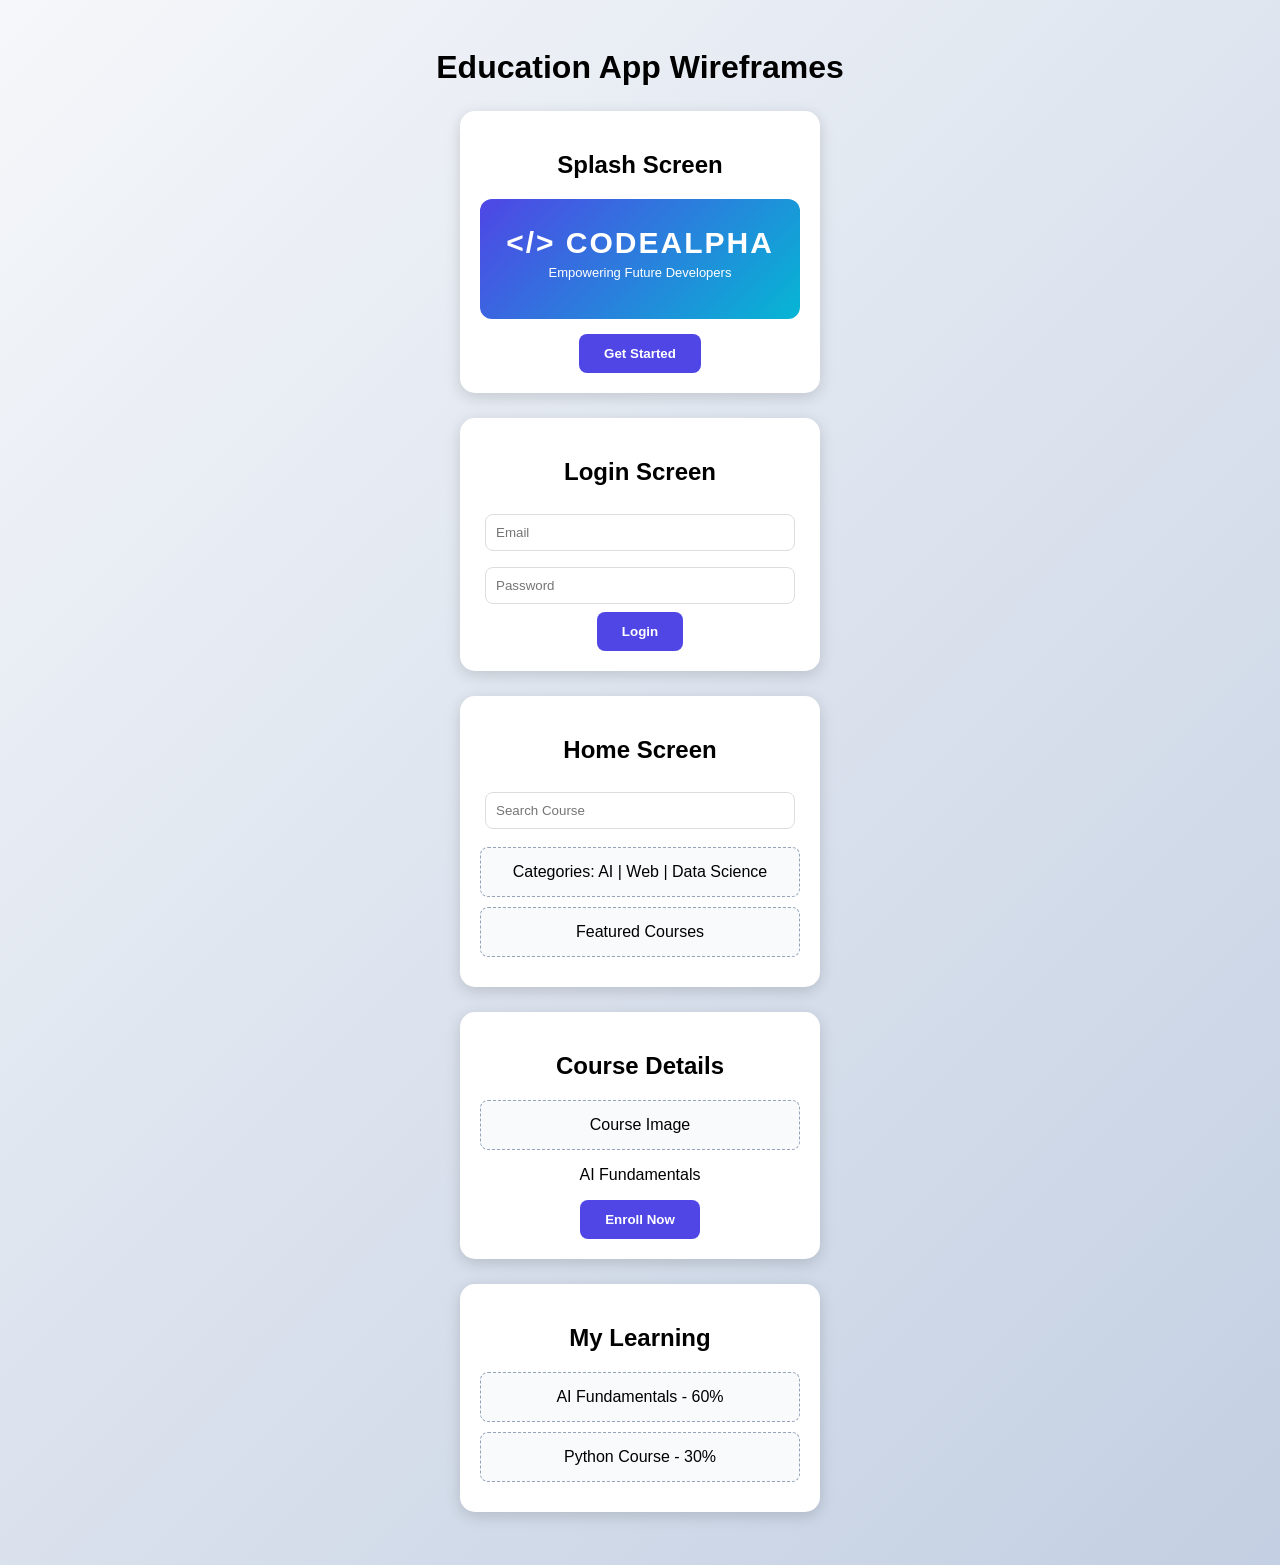
<file: index.html>
<!DOCTYPE html>
<html>
<head>
    <title>Education App Wireframe</title>
    <link rel="stylesheet" href="style.css">
</head>
<body>

    <h1>Education App Wireframes</h1>

    <div class="screen">
        <h2>Splash Screen</h2>
        <div class="logo">
    <h1>&lt;/&gt; CODEALPHA</h1>
    <p>Empowering Future Developers</p>
</div>
        <button>Get Started</button>
    </div>

    <div class="screen">
        <h2>Login Screen</h2>
        <input type="text" placeholder="Email">
        <input type="password" placeholder="Password">
        <button>Login</button>
    </div>

    <div class="screen">
        <h2>Home Screen</h2>
        <input type="text" placeholder="Search Course">
        <div class="box">Categories: AI | Web | Data Science</div>
        <div class="box">Featured Courses</div>
    </div>

    <div class="screen">
        <h2>Course Details</h2>
        <div class="box">Course Image</div>
        <p>AI Fundamentals</p>
        <button>Enroll Now</button>
    </div>

    <div class="screen">
        <h2>My Learning</h2>
        <div class="box">AI Fundamentals - 60%</div>
        <div class="box">Python Course - 30%</div>
    </div>

</body>
</html>
</file>
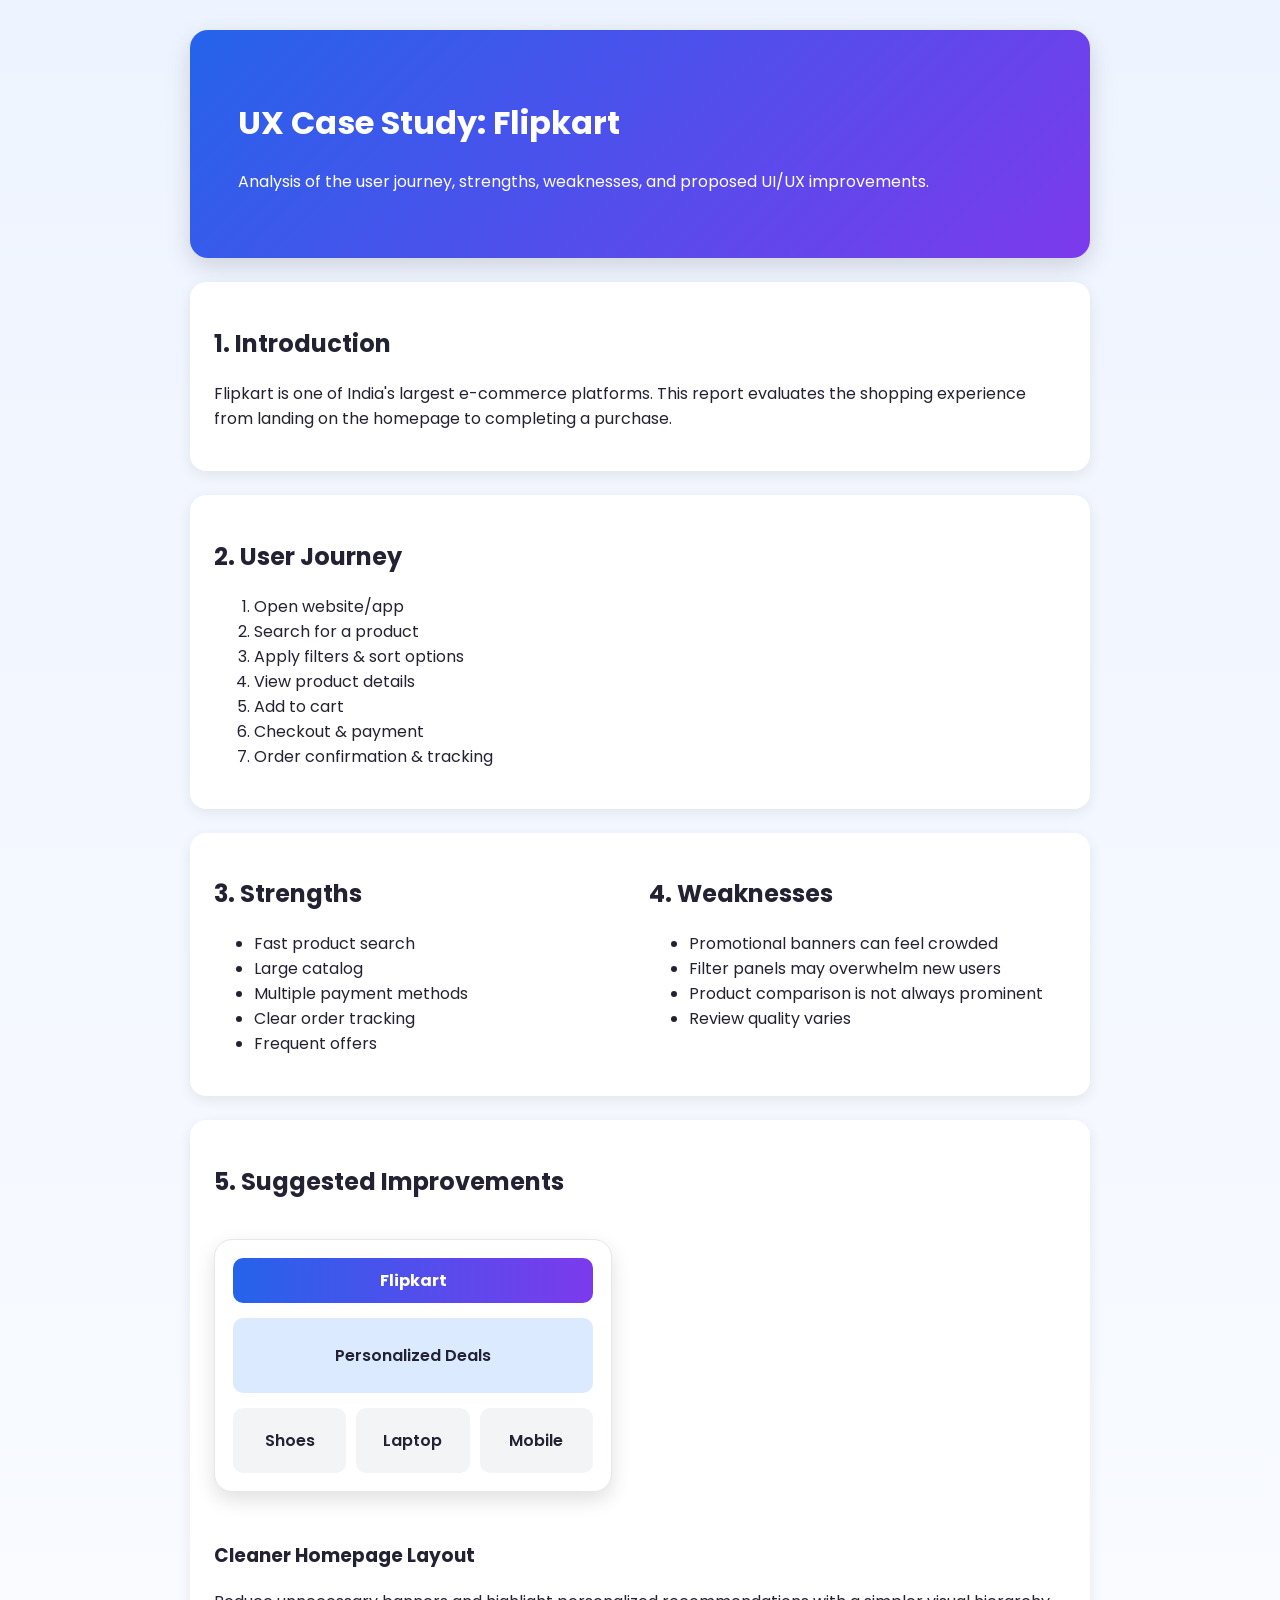
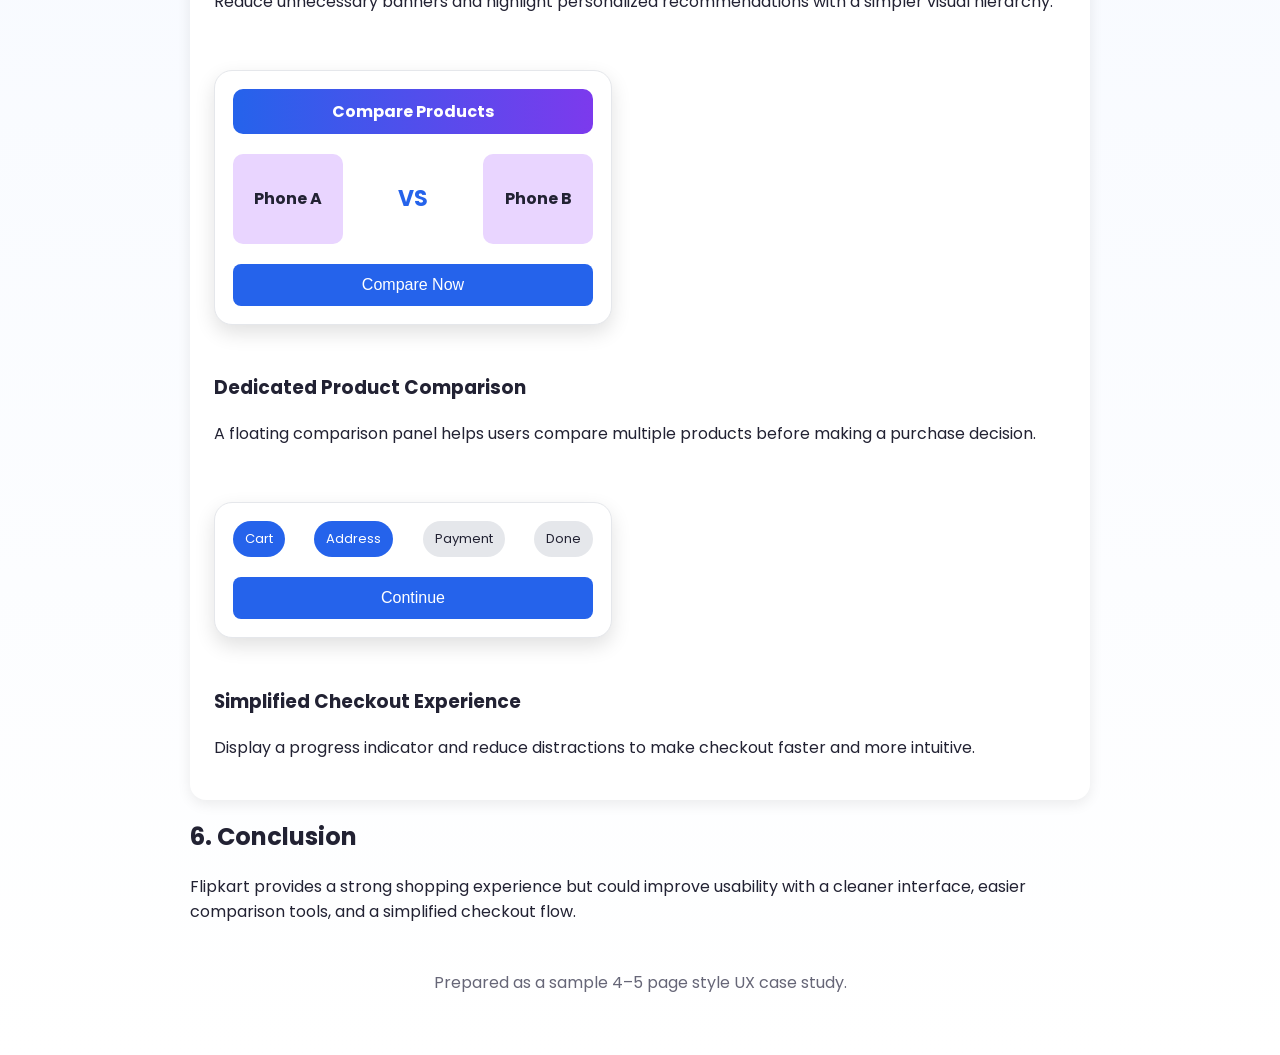
<file: task-3/index.html>
<!DOCTYPE html>
<html lang="en">
<head>
<meta charset="UTF-8">
<meta name="viewport" content="width=device-width, initial-scale=1.0">
<title>Flipkart UX Case Study</title>
<link rel="preconnect" href="https://fonts.googleapis.com">
<link rel="preconnect" href="https://fonts.gstatic.com" crossorigin>
<link href="https://fonts.googleapis.com/css2?family=Poppins:wght@300;400;600;700&display=swap" rel="stylesheet">
<link rel="stylesheet" href="style.css">
</head>
<body>
<div class="container">
<header class="hero">
<h1>UX Case Study: Flipkart</h1>
<p>Analysis of the user journey, strengths, weaknesses, and proposed UI/UX improvements.</p>
</header>

<section class="card">
<h2>1. Introduction</h2>
<p>Flipkart is one of India's largest e-commerce platforms. This report evaluates the shopping experience from landing on the homepage to completing a purchase.</p>
</section>

<section class="card">
<h2>2. User Journey</h2>
<ol>
<li>Open website/app</li>
<li>Search for a product</li>
<li>Apply filters & sort options</li>
<li>View product details</li>
<li>Add to cart</li>
<li>Checkout & payment</li>
<li>Order confirmation & tracking</li>
</ol>
</section>

<section class="card grid">
<div>
<h2>3. Strengths</h2>
<ul>
<li>Fast product search</li>
<li>Large catalog</li>
<li>Multiple payment methods</li>
<li>Clear order tracking</li>
<li>Frequent offers</li>
</ul>
</div>
<div>
<h2>4. Weaknesses</h2>
<ul>
<li>Promotional banners can feel crowded</li>
<li>Filter panels may overwhelm new users</li>
<li>Product comparison is not always prominent</li>
<li>Review quality varies</li>
</ul>
</div>
</section>

<section class="card">

    <h2>5. Suggested Improvements</h2>

    <!-- Improvement 1 -->

    <div class="improvement">

        <div class="ui-preview">

            <div class="top-bar">
                Flipkart
            </div>

            <div class="banner">
                Personalized Deals
            </div>

            <div class="product-row">

                <div class="product-card">
                    Shoes
                </div>

                <div class="product-card">
                    Laptop
                </div>

                <div class="product-card">
                    Mobile
                </div>

            </div>

        </div>

        <div>

            <h3>Cleaner Homepage Layout</h3>

            <p>
                Reduce unnecessary banners and highlight personalized
                recommendations with a simpler visual hierarchy.
            </p>

        </div>

    </div>


    <!-- Improvement 2 -->

    <div class="improvement">

        <div class="ui-preview">

            <div class="top-bar">
                Compare Products
            </div>

            <div class="compare-box">

                <div class="compare-card">
                    Phone A
                </div>

                <div class="vs">
                    VS
                </div>

                <div class="compare-card">
                    Phone B
                </div>

            </div>

            <button class="mock-btn">
                Compare Now
            </button>

        </div>

        <div>

            <h3>Dedicated Product Comparison</h3>

            <p>
                A floating comparison panel helps users compare multiple
                products before making a purchase decision.
            </p>

        </div>

    </div>


    <!-- Improvement 3 -->

    <div class="improvement">

        <div class="ui-preview">

            <div class="progress">

                <div class="step active">
                    Cart
                </div>

                <div class="step active">
                    Address
                </div>

                <div class="step">
                    Payment
                </div>

                <div class="step">
                    Done
                </div>

            </div>

            <button class="checkout-btn">
                Continue
            </button>

        </div>

        <div>

            <h3>Simplified Checkout Experience</h3>

            <p>
                Display a progress indicator and reduce distractions to
                make checkout faster and more intuitive.
            </p>

        </div>

    </div>

</section>
<h2>6. Conclusion</h2>
<p>Flipkart provides a strong shopping experience but could improve usability with a cleaner interface, easier comparison tools, and a simplified checkout flow.</p>
</section>

<footer>
Prepared as a sample 4–5 page style UX case study.
</footer>
</div>
</body>
</html>
</file>
<file: style.css>
body {
    font-family: 'Segoe UI', sans-serif;
    background: linear-gradient(135deg, #f5f7fa, #c3cfe2);
    text-align: center;
    padding: 20px;
}

.screen {
    width: 320px;
    margin: 25px auto;
    padding: 20px;
    border-radius: 15px;
    background: white;
    box-shadow: 0 4px 15px rgba(0,0,0,0.15);
}

.logo {
    height: 120px;
    border-radius: 12px;
    background: linear-gradient(135deg, #4F46E5, #06B6D4);
    color: white;
    display: flex;
    flex-direction: column;
    justify-content: center;
    align-items: center;
    margin-bottom: 15px;
}

.logo h1 {
    margin: 0;
    font-size: 30px;
    letter-spacing: 2px;
}

.logo p {
    margin-top: 5px;
    font-size: 13px;
}

input {
    width: 90%;
    padding: 10px;
    margin: 8px 0;
    border: 1px solid #ddd;
    border-radius: 8px;
}

button {
    background: #4F46E5;
    color: white;
    border: none;
    padding: 12px 25px;
    border-radius: 8px;
    cursor: pointer;
    font-weight: bold;
}

button:hover {
    transform: scale(1.05);
}

.box {
    background: #f8fafc;
    border: 1px dashed #94a3b8;
    padding: 15px;
    margin: 10px 0;
    border-radius: 8px;
}
</file>
<file: task-3/style.css>
body{
font-family:'Poppins',sans-serif;
margin:0;
background:linear-gradient(180deg,#eef4ff,#ffffff);
color:#223;
}
.container{max-width:900px;margin:auto;padding:30px;}
.hero{
background:linear-gradient(135deg,#2563eb,#7c3aed);
color:#fff;
padding:48px;
border-radius:18px;
box-shadow:0 8px 24px rgba(0,0,0,.15);
}
.card{
background:#fff;
margin-top:24px;
padding:24px;
border-radius:16px;
box-shadow:0 4px 14px rgba(0,0,0,.08);
}
.grid{
display:grid;
grid-template-columns:1fr 1fr;
gap:18px;
}
.mockup{
border:2px dashed #9aa;
padding:16px;
border-radius:12px;
margin:10px 0 18px;
background:#f8fbff;
}
.bar{
height:18px;
background:#d9e6ff;
border-radius:8px;
margin:8px 0;
}
.row{display:flex;gap:10px;}
.box{
height:70px;
flex:1;
background:#e8defe;
border-radius:10px;
}
.wide{height:90px;}
footer{text-align:center;padding:30px;color:#667;}
@media(max-width:700px){
.grid{grid-template-columns:1fr;}
}
.improvement{
display:flex;
gap:30px;
align-items:center;
margin-top:40px;
flex-wrap:wrap;
}

.ui-preview{
width:360px;
background:white;
border-radius:18px;
padding:18px;
box-shadow:0 8px 20px rgba(0,0,0,.12);
border:1px solid #e5e7eb;
}

.top-bar{
background:linear-gradient(90deg,#2563eb,#7c3aed);
color:white;
padding:10px;
border-radius:10px;
text-align:center;
font-weight:bold;
margin-bottom:15px;
}

.banner{
background:#dbeafe;
padding:25px;
border-radius:10px;
text-align:center;
font-weight:600;
margin-bottom:15px;
}

.product-row{
display:flex;
gap:10px;
}

.product-card{
flex:1;
background:#f3f4f6;
padding:20px;
border-radius:10px;
text-align:center;
font-weight:600;
}

.compare-box{
display:flex;
justify-content:space-between;
align-items:center;
margin:20px 0;
}

.compare-card{
width:110px;
height:90px;
background:#e9d5ff;
display:flex;
justify-content:center;
align-items:center;
border-radius:10px;
font-weight:bold;
}

.vs{
font-size:22px;
font-weight:bold;
color:#2563eb;
}

.mock-btn,
.checkout-btn{
width:100%;
padding:12px;
background:#2563eb;
color:white;
border:none;
border-radius:8px;
font-size:16px;
cursor:pointer;
}

.progress{
display:flex;
justify-content:space-between;
margin-bottom:20px;
}

.step{
padding:8px 12px;
background:#e5e7eb;
border-radius:20px;
font-size:13px;
}

.step.active{
background:#2563eb;
color:white;
}

@media(max-width:768px){
.improvement{
flex-direction:column;
}

.ui-preview{
width:100%;
}
}
</file>
